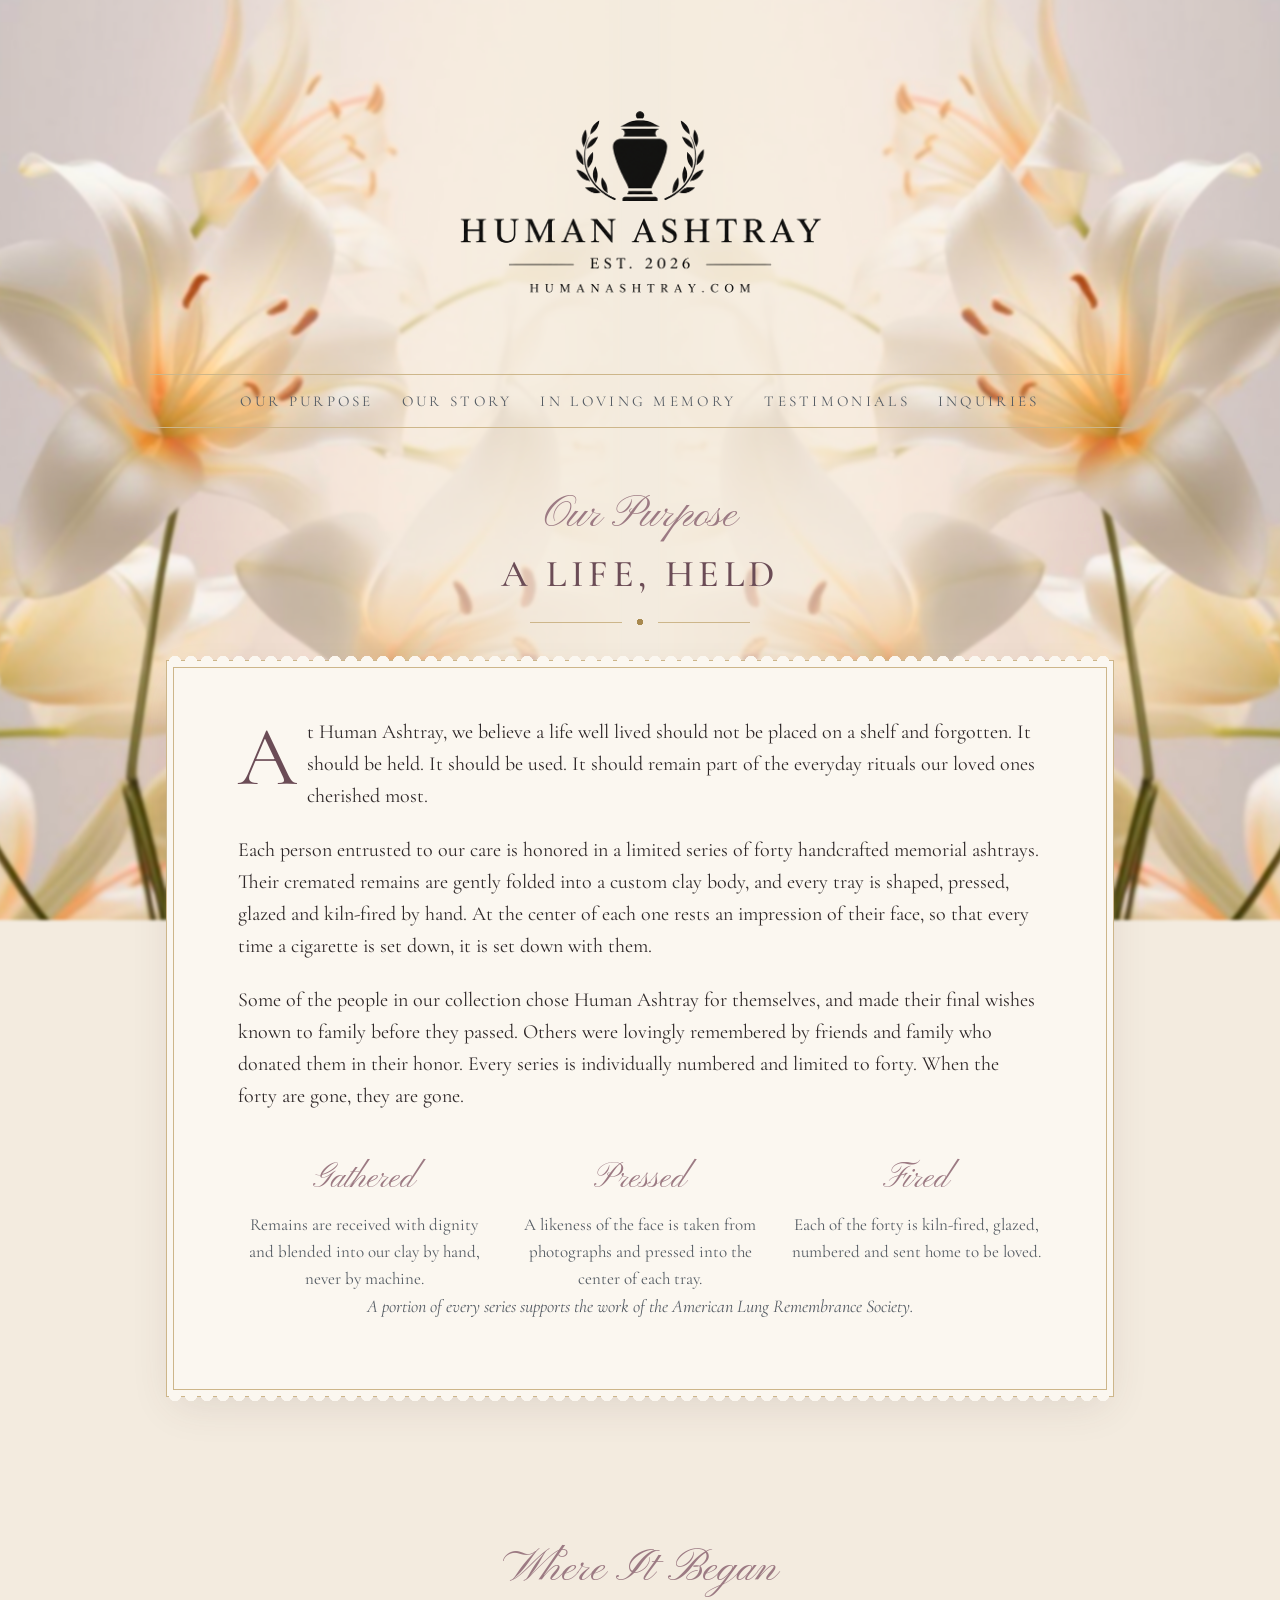
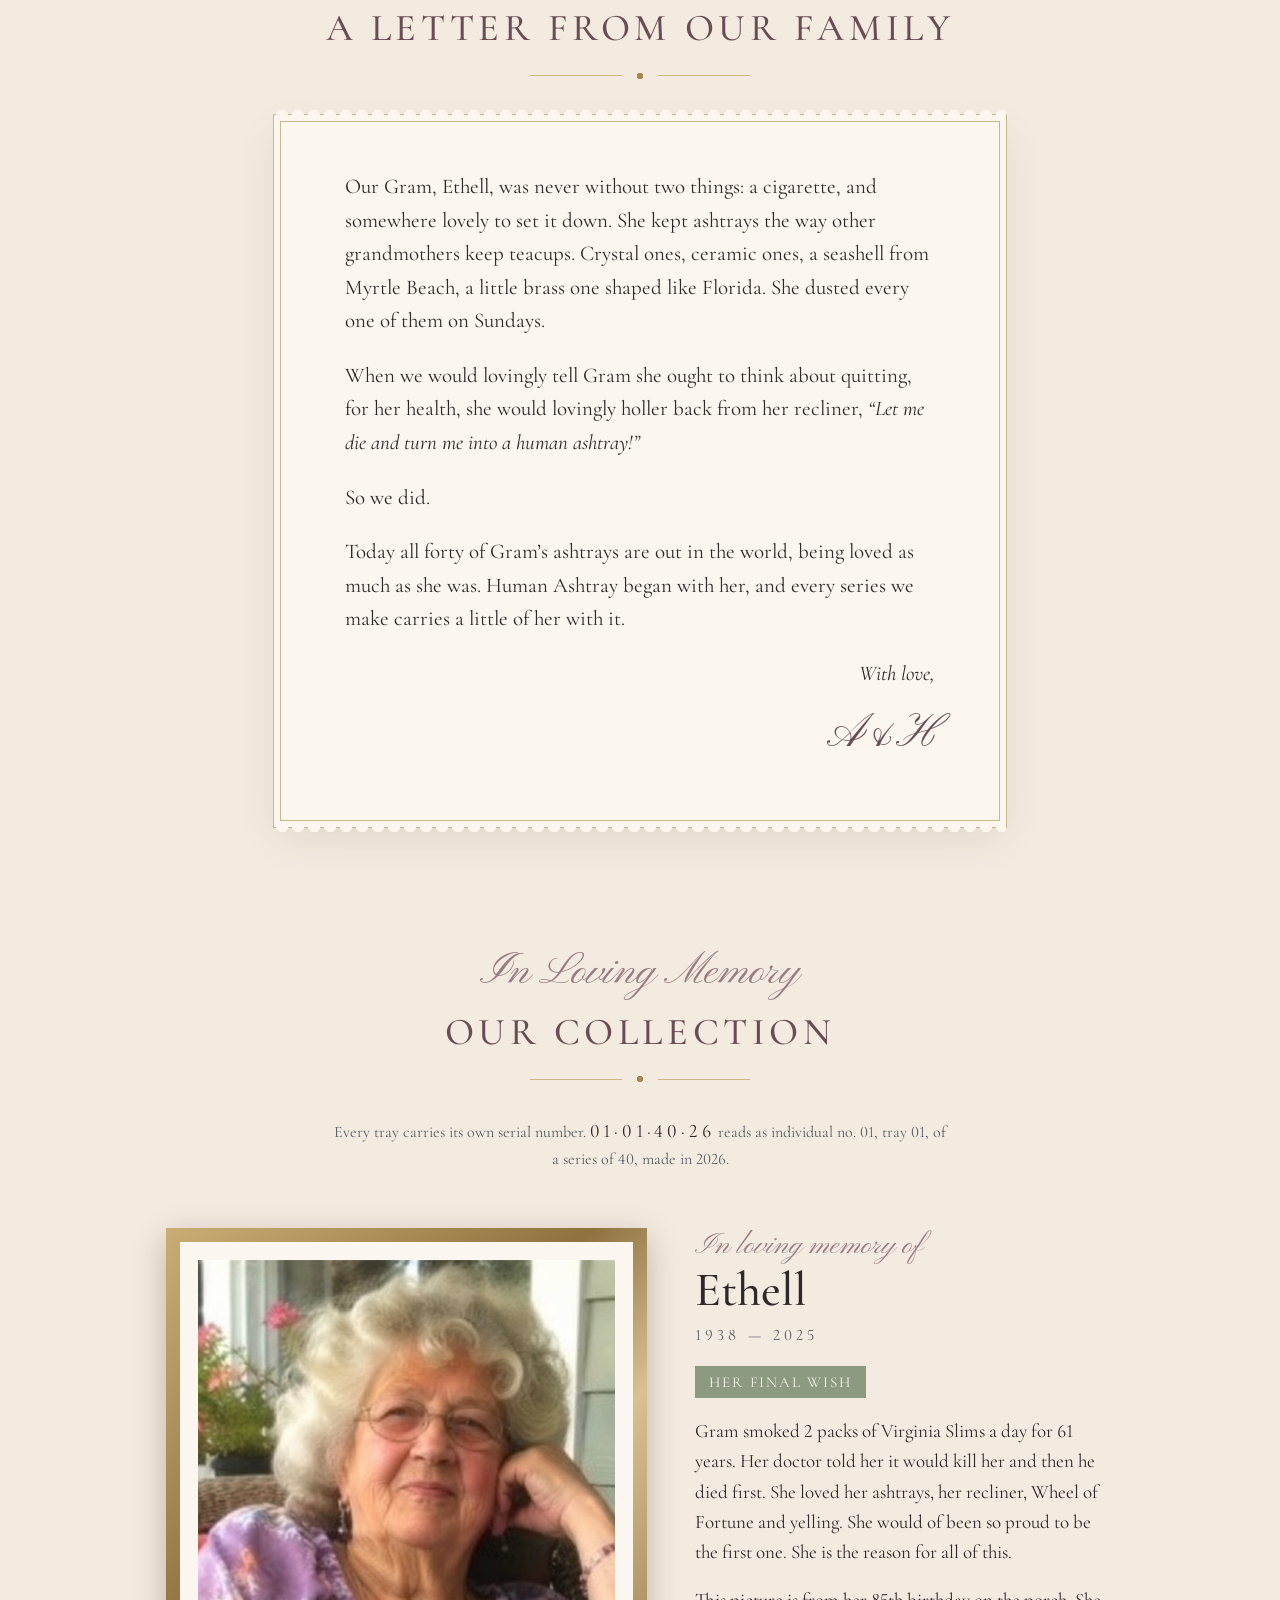
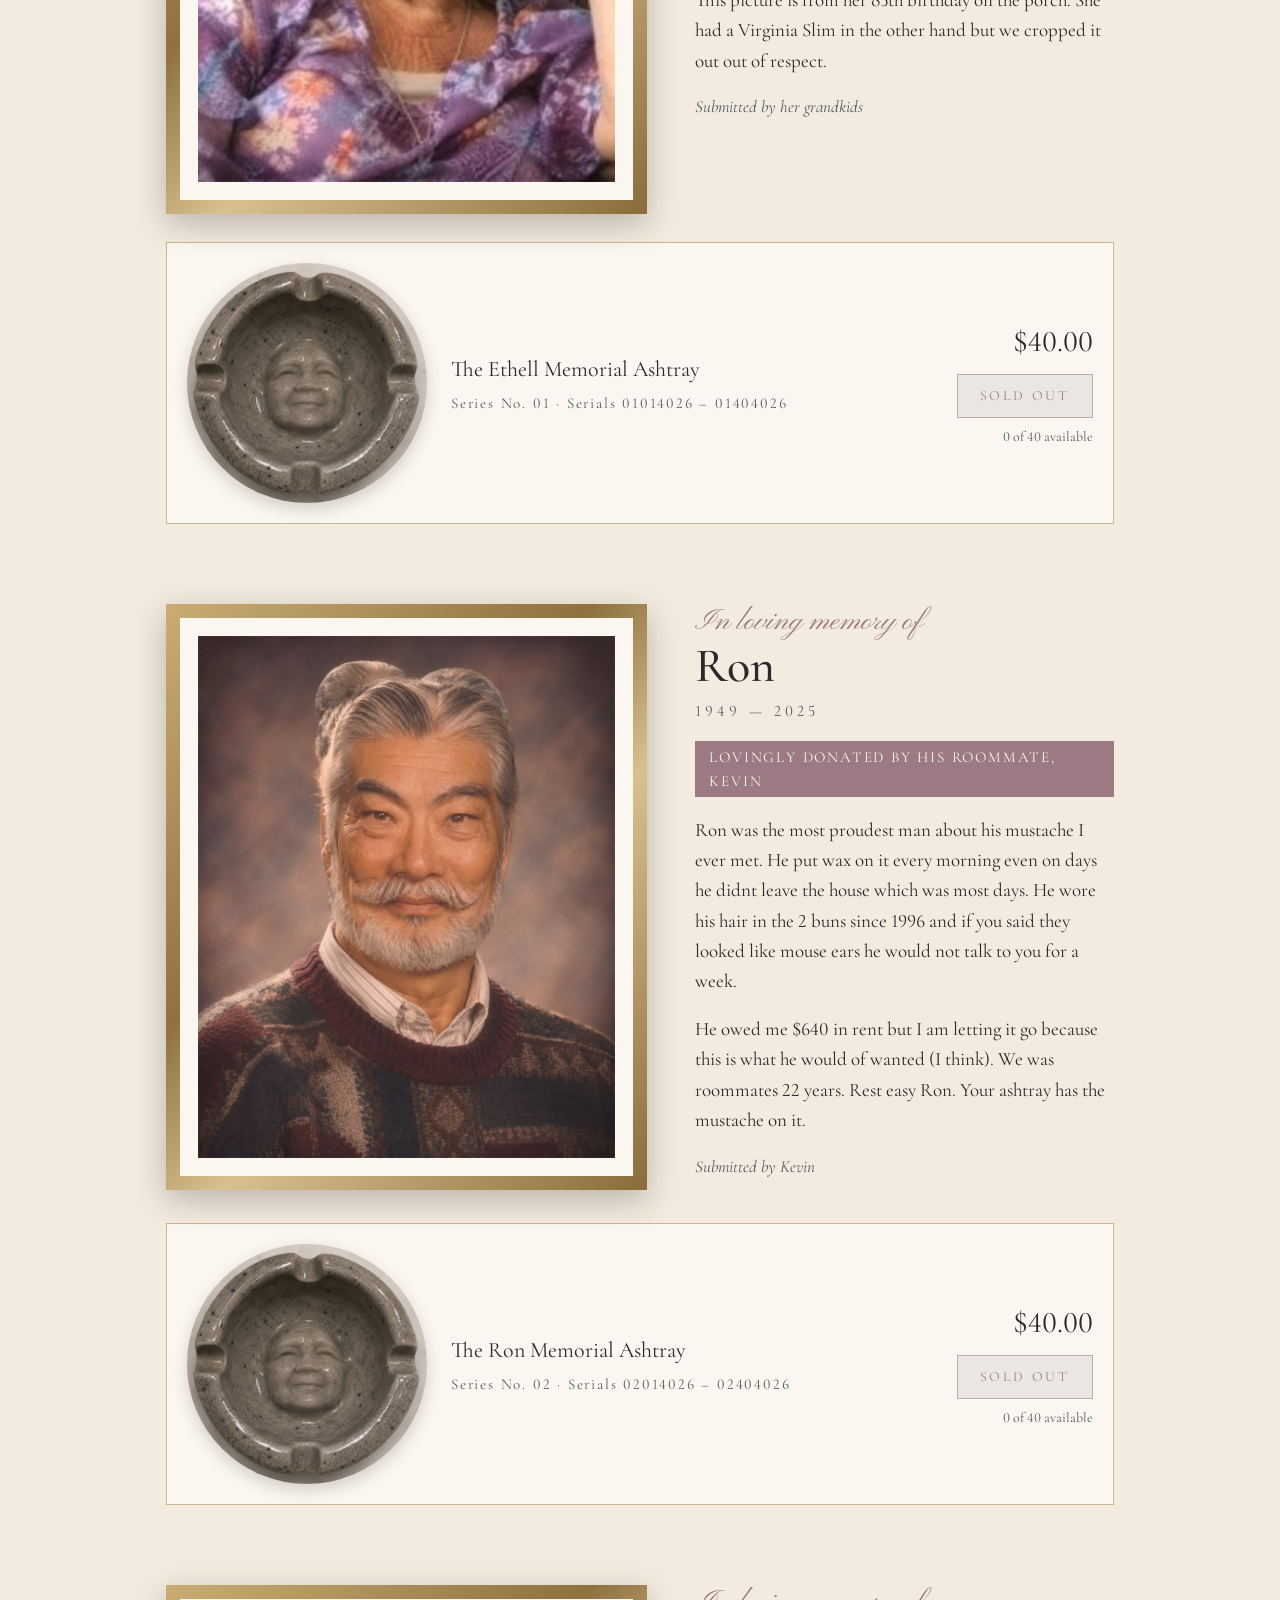
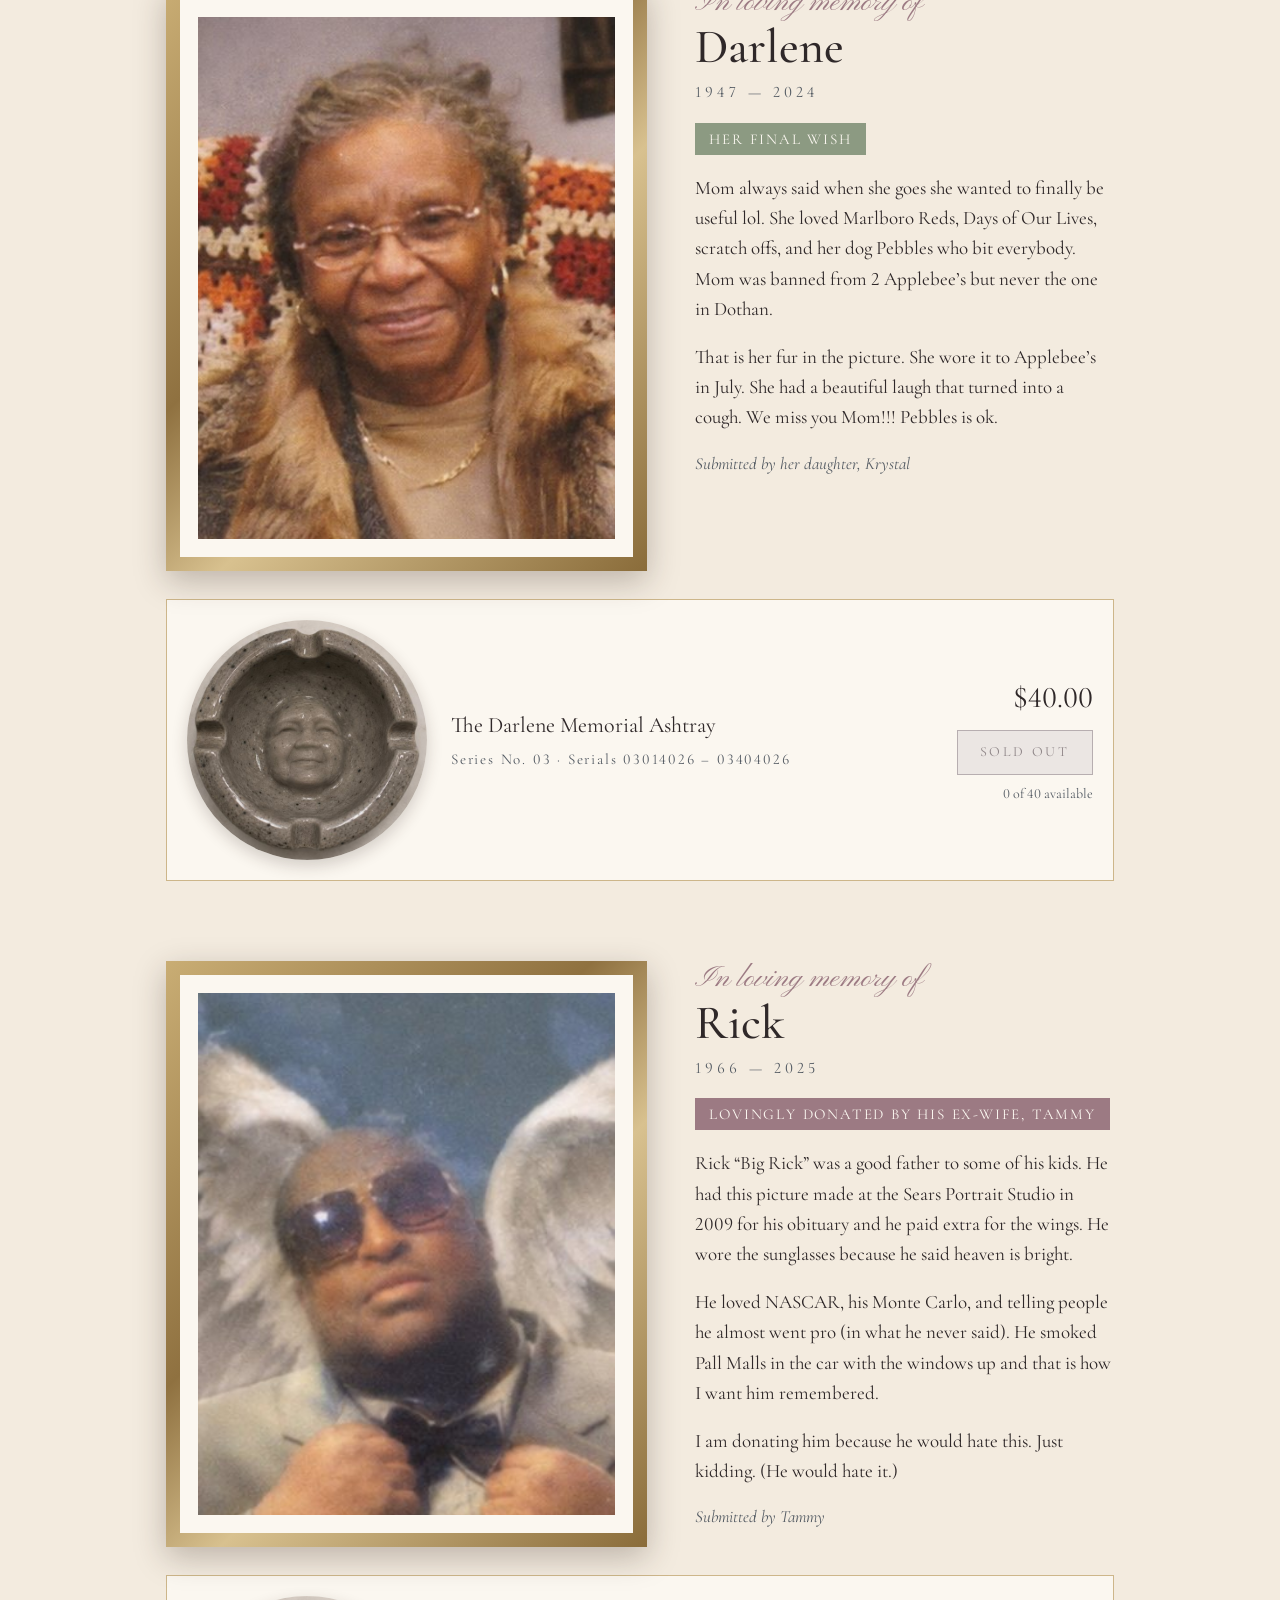
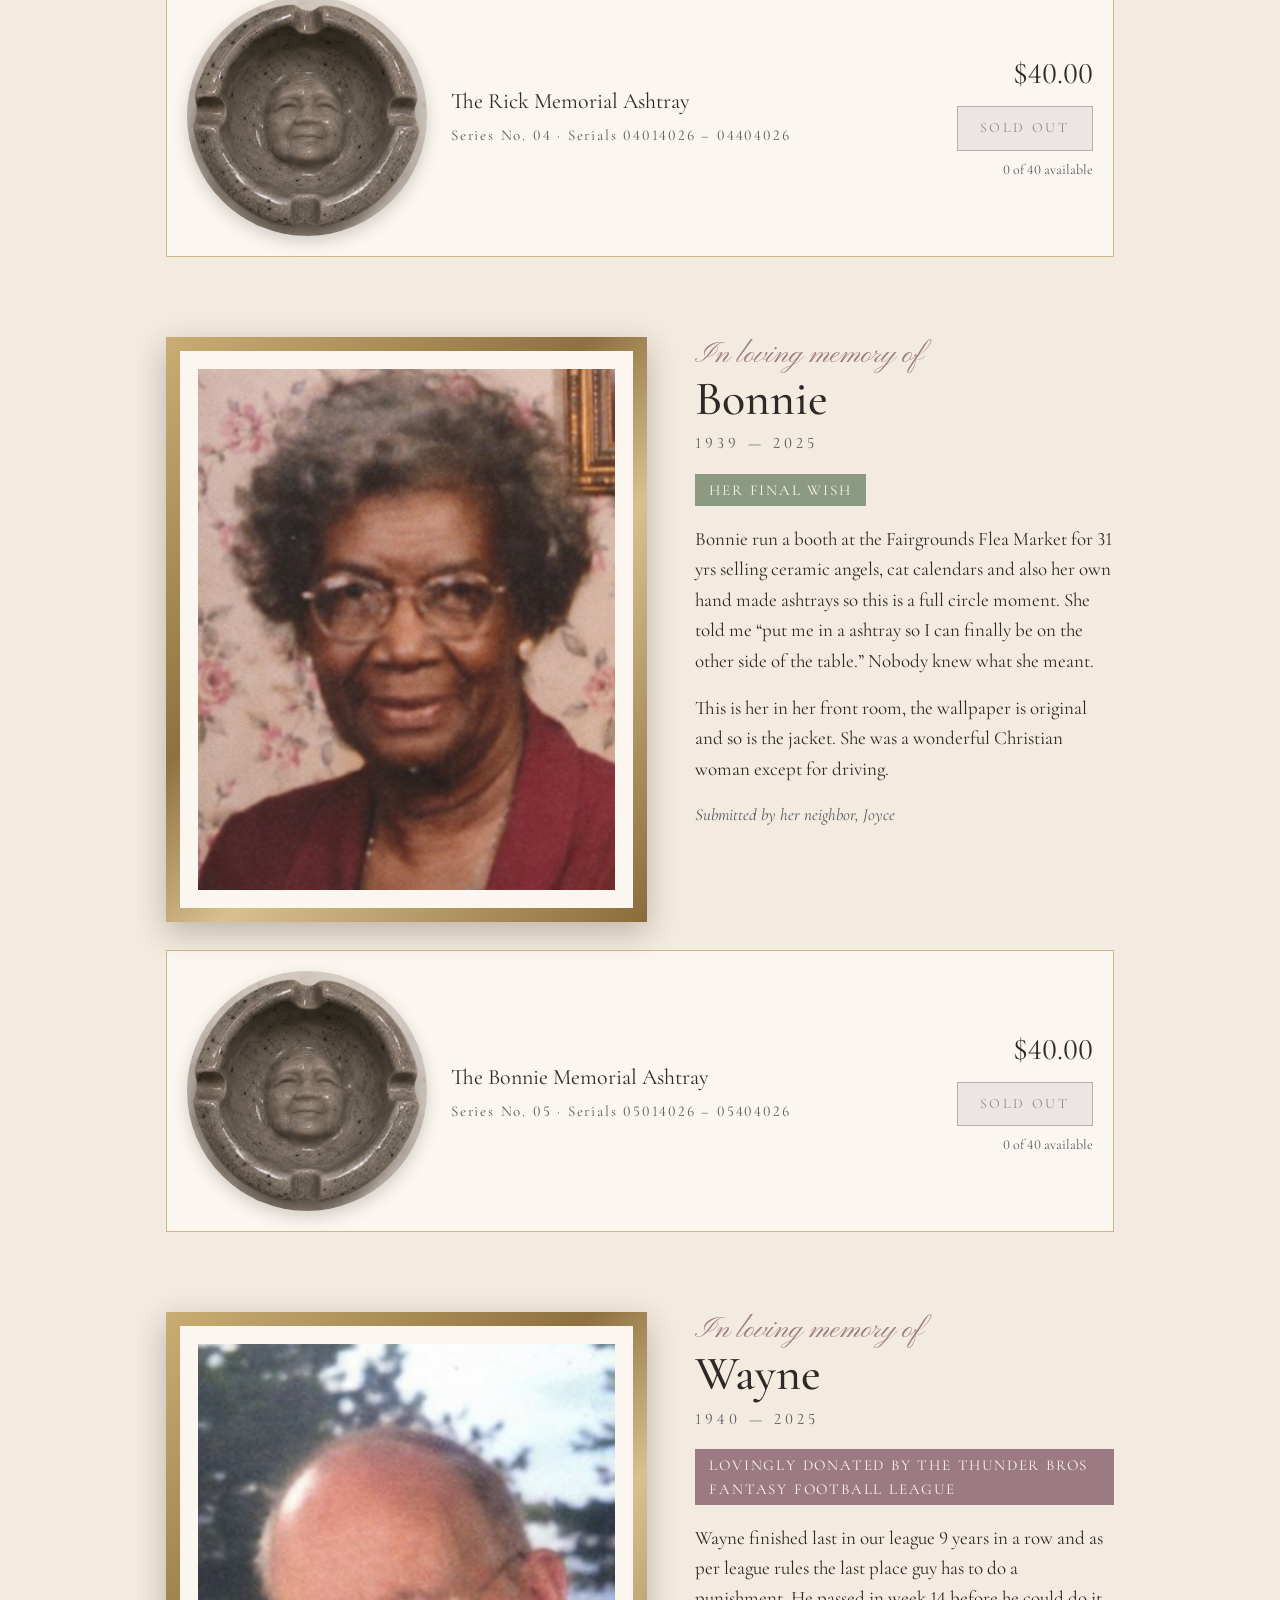
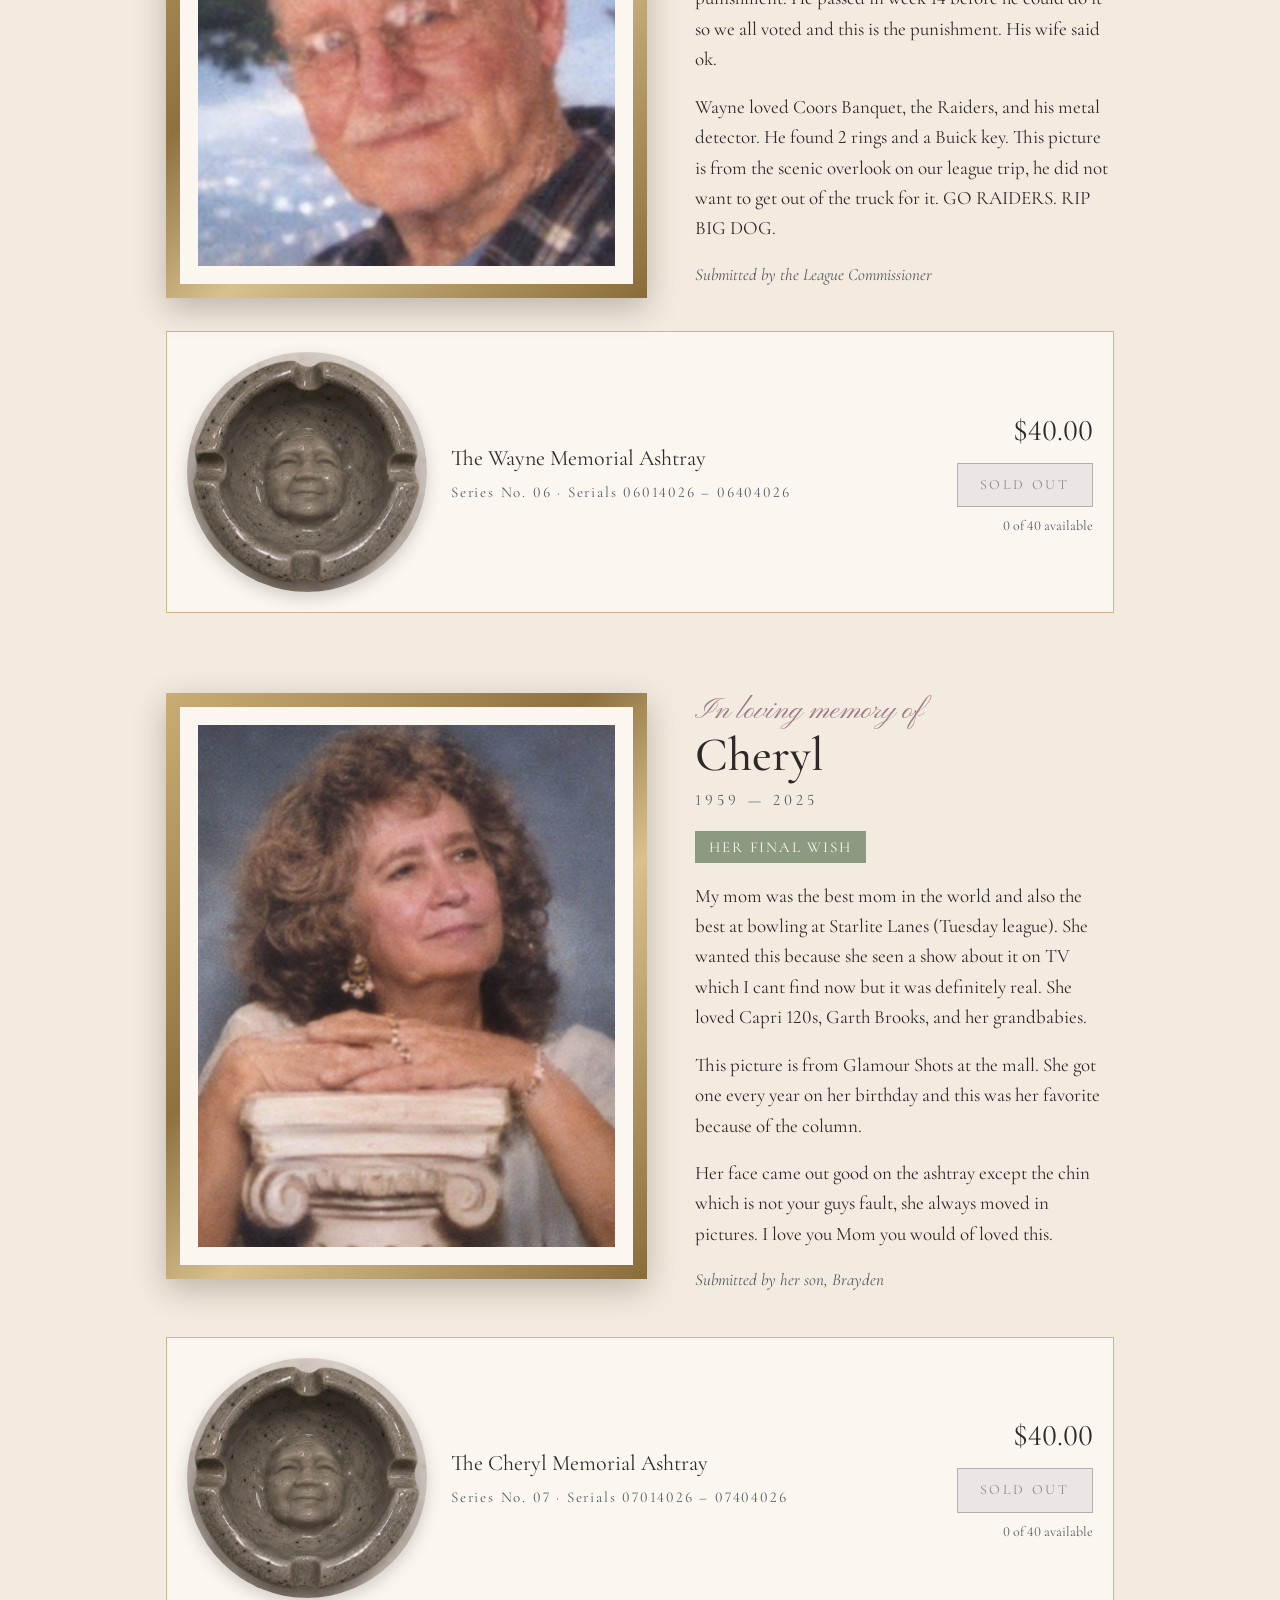
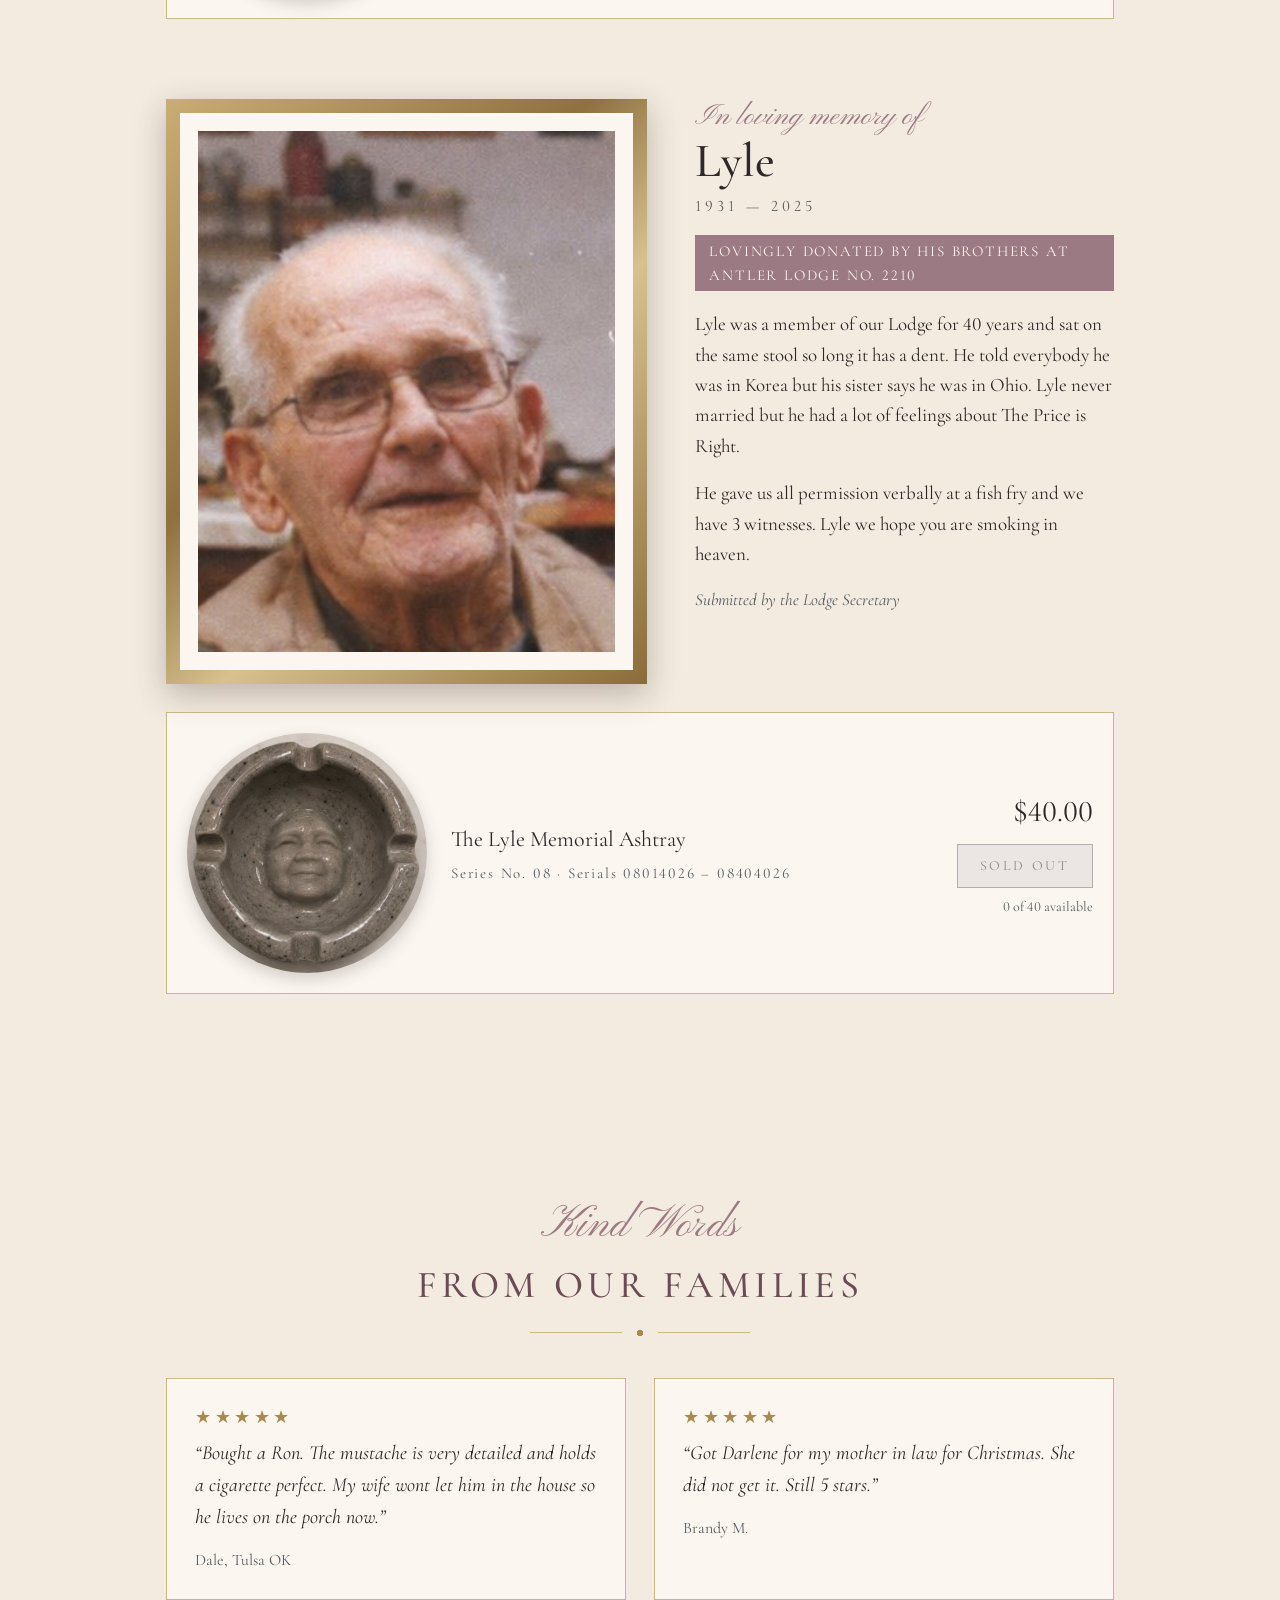
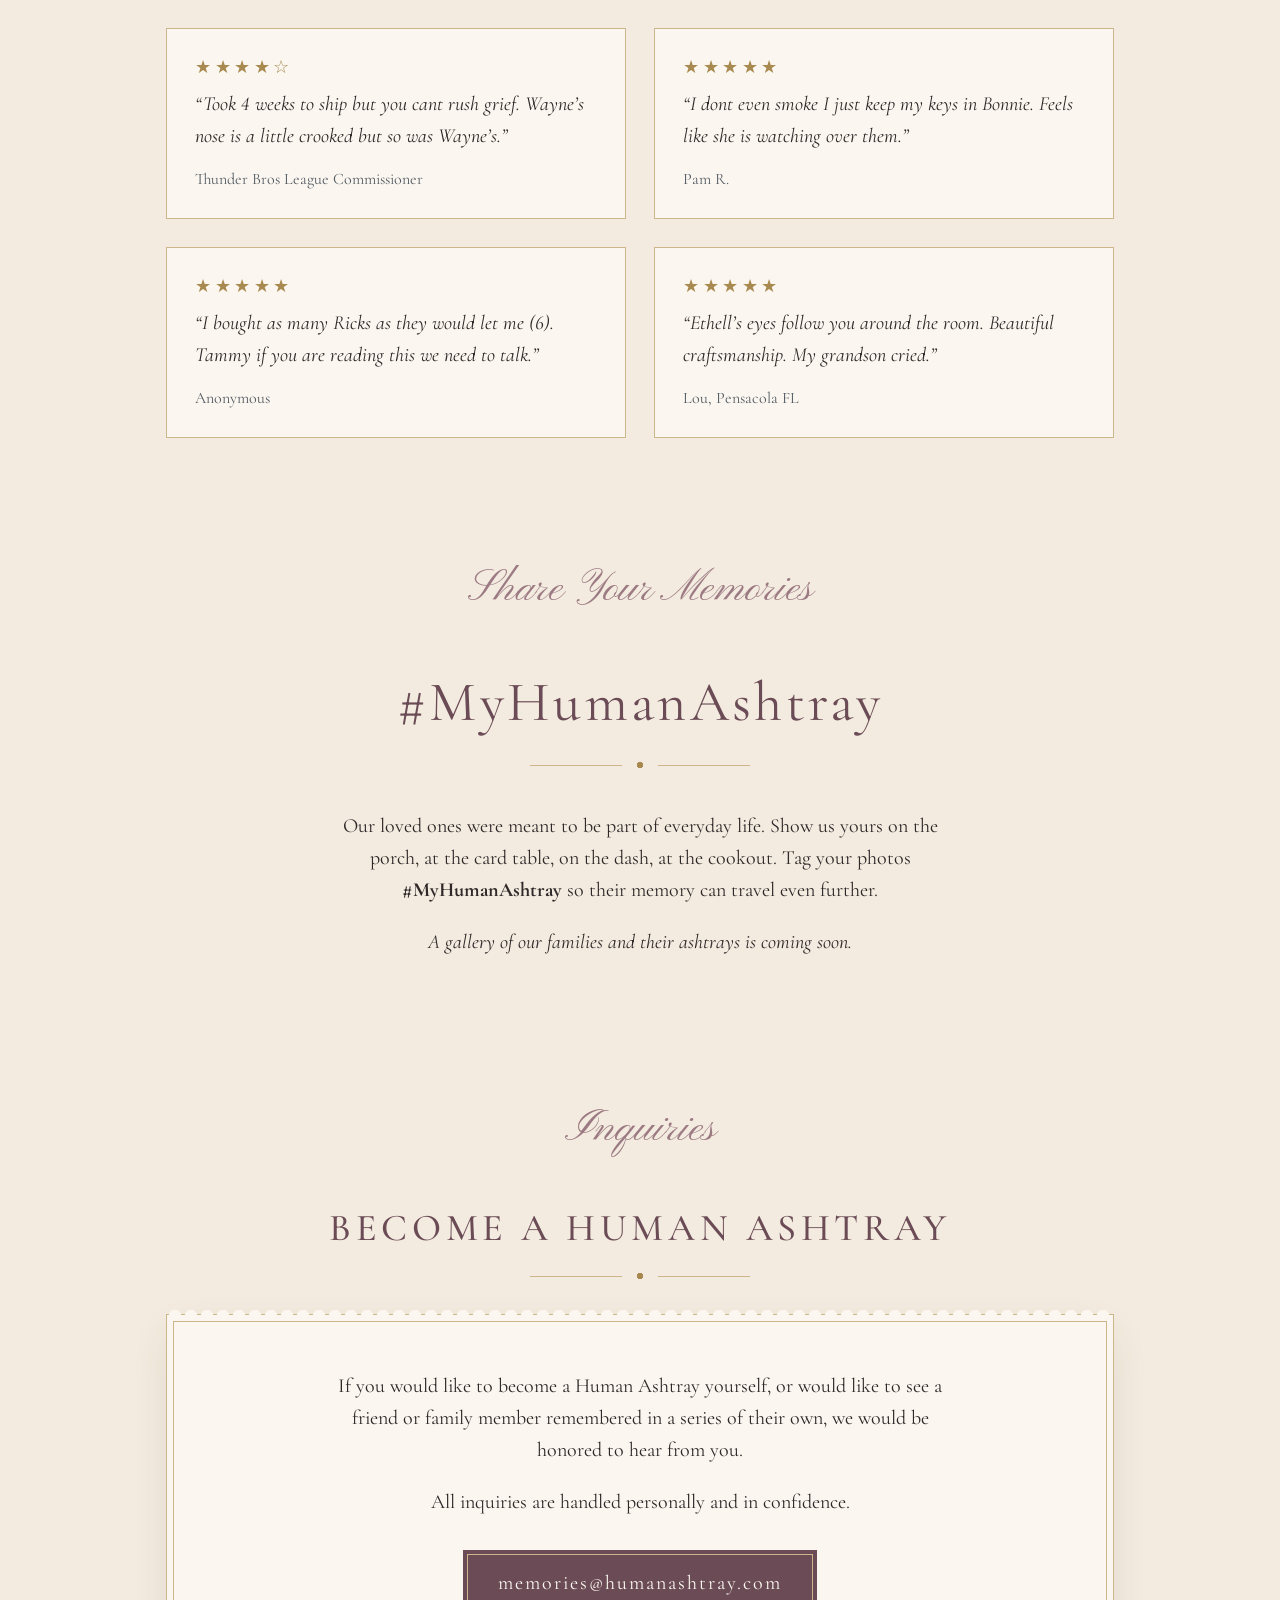
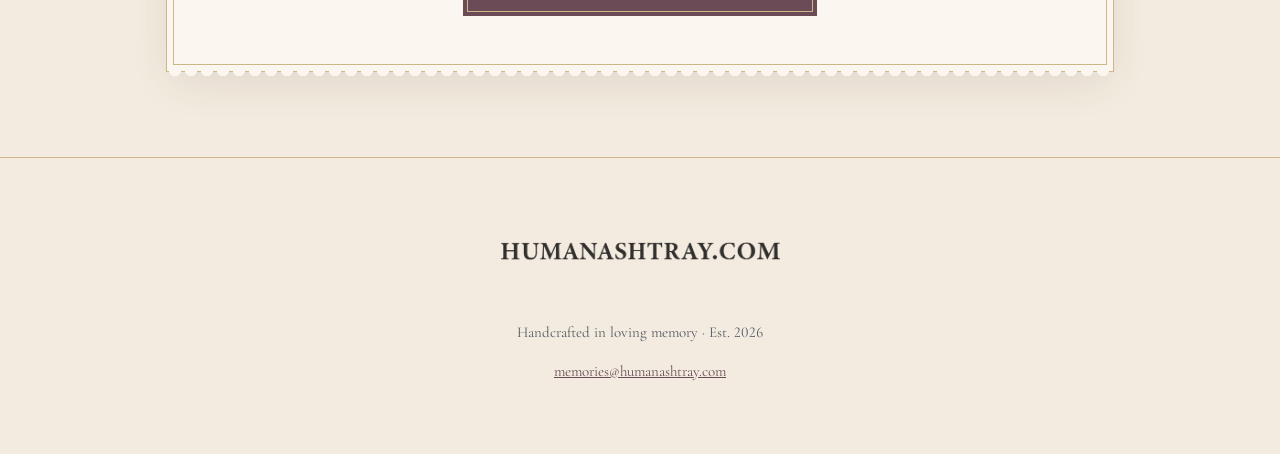
<file: index.html>
<!doctype html>
<html lang="en">
<head>
  <meta charset="utf-8">
  <meta name="viewport" content="width=device-width, initial-scale=1">
  <title>Human Ashtray · Handcrafted Memorial Ashtrays</title>
  <meta name="description" content="Each loved one lives on in a limited series of forty hand-pressed memorial ashtrays, made with their remains and an impression of their face.">
  <link rel="preconnect" href="https://fonts.googleapis.com">
  <link rel="preconnect" href="https://fonts.gstatic.com" crossorigin>
  <link href="https://fonts.googleapis.com/css2?family=Cormorant+Garamond:ital,wght@0,400;0,500;0,600;1,400&family=Pinyon+Script&display=swap" rel="stylesheet">
  <link rel="stylesheet" href="styles.css">
</head>
<body>

<header class="site-header">
  <img class="logo" src="images/logo/urn-logo.png" alt="Human Ashtray, Est. 2026">
</header>

<nav class="site-nav">
  <a href="#purpose">Our Purpose</a>
  <a href="#letter">Our Story</a>
  <a href="#gallery">In Loving Memory</a>
  <a href="#reviews">Testimonials</a>
  <a href="#contact">Inquiries</a>
</nav>

<main>

  <!-- ============ OUR PURPOSE ============ -->
  <section class="section" id="purpose">
    <p class="eyebrow">Our Purpose</p>
    <h2>A Life, Held</h2>
    <span class="flourish"></span>
    <div class="doily purpose">
      <p>At Human Ashtray, we believe a life well lived should not be placed on a shelf and forgotten. It should be held. It should be used. It should remain part of the everyday rituals our loved ones cherished most.</p>
      <p>Each person entrusted to our care is honored in a limited series of forty handcrafted memorial ashtrays. Their cremated remains are gently folded into a custom clay body, and every tray is shaped, pressed, glazed and kiln-fired by hand. At the center of each one rests an impression of their face, so that every time a cigarette is set down, it is set down with them.</p>
      <p>Some of the people in our collection chose Human Ashtray for themselves, and made their final wishes known to family before they passed. Others were lovingly remembered by friends and family who donated them in their honor. Every series is individually numbered and limited to forty. When the forty are gone, they are gone.</p>

      <div class="process">
        <div>
          <h3>Gathered</h3>
          <p>Remains are received with dignity and blended into our clay by hand, never by machine.</p>
        </div>
        <div>
          <h3>Pressed</h3>
          <p>A likeness of the face is taken from photographs and pressed into the center of each tray.</p>
        </div>
        <div>
          <h3>Fired</h3>
          <p>Each of the forty is kiln-fired, glazed, numbered and sent home to be loved.</p>
        </div>
      </div>

      <p class="charity">A portion of every series supports the work of the American Lung Remembrance Society.</p>
    </div>
  </section>

  <!-- ============ LETTER ABOUT GRAM ============ -->
  <section class="section" id="letter">
    <p class="eyebrow">Where It Began</p>
    <h2>A Letter From Our Family</h2>
    <span class="flourish"></span>
    <div class="doily letter">
      <p>Our Gram, Ethell, was never without two things: a cigarette, and somewhere lovely to set it down. She kept ashtrays the way other grandmothers keep teacups. Crystal ones, ceramic ones, a seashell from Myrtle Beach, a little brass one shaped like Florida. She dusted every one of them on Sundays.</p>
      <p>When we would lovingly tell Gram she ought to think about quitting, for her health, she would lovingly holler back from her recliner, <em>“Let me die and turn me into a human ashtray!”</em></p>
      <p>So we did.</p>
      <p>Today all forty of Gram’s ashtrays are out in the world, being loved as much as she was. Human Ashtray began with her, and every series we make carries a little of her with it.</p>
      <p class="signoff">With love,</p>
      <p class="signature">A&amp;H</p>
    </div>
  </section>

  <!-- ============ GALLERY ============ -->
  <section class="section" id="gallery">
    <p class="eyebrow">In Loving Memory</p>
    <h2>Our Collection</h2>
    <span class="flourish"></span>
    <p class="serial-key">Every tray carries its own serial number. <code>01·01·40·26</code> reads as individual no. 01, tray 01, of a series of 40, made in 2026.</p>

    <!--
      HOW TO ADD A PERSON: copy one <article class="person"> block below.
      Change the number (NN), name, dates, wish/donated line, bio, and image paths.
      Serial range is NN014026 to NN404026 (for the 2026 series).
      Provenance: class="provenance" = their own wish; class="provenance donated" = donated.
    -->

    <!-- 01 · ETHELL -->
    <article class="person" id="ethell">
      <div class="person-top">
        <div class="portrait-frame"><div class="mat">
          <img src="images/portraits/01-ethell.jpg" alt="Portrait of Ethell">
        </div></div>
        <div>
          <p class="in-memory">In loving memory of</p>
          <h3>Ethell</h3>
          <p class="dates">1938 — 2025</p>
          <span class="provenance">Her Final Wish</span>
          <div class="bio">
            <p>Gram smoked 2 packs of Virginia Slims a day for 61 years. Her doctor told her it would kill her and then he died first. She loved her ashtrays, her recliner, Wheel of Fortune and yelling. She would of been so proud to be the first one. She is the reason for all of this.</p>
            <p>This picture is from her 85th birthday on the porch. She had a Virginia Slim in the other hand but we cropped it out out of respect.</p>
            <p class="submitted">Submitted by her grandkids</p>
          </div>
        </div>
      </div>
      <div class="tray">
        <img src="images/ashtray-sample.jpg" alt="Ethell memorial ashtray">
        <div>
          <p class="tray-name">The Ethell Memorial Ashtray</p>
          <p class="serial">Series No. 01 · Serials 01014026 – 01404026</p>
        </div>
        <div class="tray-buy">
          <p class="price">$40.00</p>
          <span class="sold-out">Sold Out</span>
          <p class="availability">0 of 40 available</p>
        </div>
      </div>
    </article>

    <!-- 02 · RON -->
    <article class="person" id="ron">
      <div class="person-top">
        <div class="portrait-frame"><div class="mat">
          <img src="images/portraits/02-ron.jpg" alt="Portrait of Ron">
        </div></div>
        <div>
          <p class="in-memory">In loving memory of</p>
          <h3>Ron</h3>
          <p class="dates">1949 — 2025</p>
          <span class="provenance donated">Lovingly Donated by His Roommate, Kevin</span>
          <div class="bio">
            <p>Ron was the most proudest man about his mustache I ever met. He put wax on it every morning even on days he didnt leave the house which was most days. He wore his hair in the 2 buns since 1996 and if you said they looked like mouse ears he would not talk to you for a week.</p>
            <p>He owed me $640 in rent but I am letting it go because this is what he would of wanted (I think). We was roommates 22 years. Rest easy Ron. Your ashtray has the mustache on it.</p>
            <p class="submitted">Submitted by Kevin</p>
          </div>
        </div>
      </div>
      <div class="tray">
        <img src="images/ashtray-sample.jpg" alt="Ron memorial ashtray">
        <div>
          <p class="tray-name">The Ron Memorial Ashtray</p>
          <p class="serial">Series No. 02 · Serials 02014026 – 02404026</p>
        </div>
        <div class="tray-buy">
          <p class="price">$40.00</p>
          <span class="sold-out">Sold Out</span>
          <p class="availability">0 of 40 available</p>
        </div>
      </div>
    </article>

    <!-- 03 · DARLENE -->
    <article class="person" id="darlene">
      <div class="person-top">
        <div class="portrait-frame"><div class="mat">
          <img src="images/portraits/03-darlene.jpg" alt="Portrait of Darlene">
        </div></div>
        <div>
          <p class="in-memory">In loving memory of</p>
          <h3>Darlene</h3>
          <p class="dates">1947 — 2024</p>
          <span class="provenance">Her Final Wish</span>
          <div class="bio">
            <p>Mom always said when she goes she wanted to finally be useful lol. She loved Marlboro Reds, Days of Our Lives, scratch offs, and her dog Pebbles who bit everybody. Mom was banned from 2 Applebee’s but never the one in Dothan.</p>
            <p>That is her fur in the picture. She wore it to Applebee’s in July. She had a beautiful laugh that turned into a cough. We miss you Mom!!! Pebbles is ok.</p>
            <p class="submitted">Submitted by her daughter, Krystal</p>
          </div>
        </div>
      </div>
      <div class="tray">
        <img src="images/ashtray-sample.jpg" alt="Darlene memorial ashtray">
        <div>
          <p class="tray-name">The Darlene Memorial Ashtray</p>
          <p class="serial">Series No. 03 · Serials 03014026 – 03404026</p>
        </div>
        <div class="tray-buy">
          <p class="price">$40.00</p>
          <span class="sold-out">Sold Out</span>
          <p class="availability">0 of 40 available</p>
        </div>
      </div>
    </article>

    <!-- 04 · RICK -->
    <article class="person" id="rick">
      <div class="person-top">
        <div class="portrait-frame"><div class="mat">
          <img src="images/portraits/04-rick.jpg" alt="Portrait of Rick">
        </div></div>
        <div>
          <p class="in-memory">In loving memory of</p>
          <h3>Rick</h3>
          <p class="dates">1966 — 2025</p>
          <span class="provenance donated">Lovingly Donated by His Ex-Wife, Tammy</span>
          <div class="bio">
            <p>Rick “Big Rick” was a good father to some of his kids. He had this picture made at the Sears Portrait Studio in 2009 for his obituary and he paid extra for the wings. He wore the sunglasses because he said heaven is bright.</p>
            <p>He loved NASCAR, his Monte Carlo, and telling people he almost went pro (in what he never said). He smoked Pall Malls in the car with the windows up and that is how I want him remembered.</p>
            <p>I am donating him because he would hate this. Just kidding. (He would hate it.)</p>
            <p class="submitted">Submitted by Tammy</p>
          </div>
        </div>
      </div>
      <div class="tray">
        <img src="images/ashtray-sample.jpg" alt="Rick memorial ashtray">
        <div>
          <p class="tray-name">The Rick Memorial Ashtray</p>
          <p class="serial">Series No. 04 · Serials 04014026 – 04404026</p>
        </div>
        <div class="tray-buy">
          <p class="price">$40.00</p>
          <span class="sold-out">Sold Out</span>
          <p class="availability">0 of 40 available</p>
        </div>
      </div>
    </article>

    <!-- 05 · BONNIE -->
    <article class="person" id="bonnie">
      <div class="person-top">
        <div class="portrait-frame"><div class="mat">
          <img src="images/portraits/05-bonnie.jpg" alt="Portrait of Bonnie">
        </div></div>
        <div>
          <p class="in-memory">In loving memory of</p>
          <h3>Bonnie</h3>
          <p class="dates">1939 — 2025</p>
          <span class="provenance">Her Final Wish</span>
          <div class="bio">
            <p>Bonnie run a booth at the Fairgrounds Flea Market for 31 yrs selling ceramic angels, cat calendars and also her own hand made ashtrays so this is a full circle moment. She told me “put me in a ashtray so I can finally be on the other side of the table.” Nobody knew what she meant.</p>
            <p>This is her in her front room, the wallpaper is original and so is the jacket. She was a wonderful Christian woman except for driving.</p>
            <p class="submitted">Submitted by her neighbor, Joyce</p>
          </div>
        </div>
      </div>
      <div class="tray">
        <img src="images/ashtray-sample.jpg" alt="Bonnie memorial ashtray">
        <div>
          <p class="tray-name">The Bonnie Memorial Ashtray</p>
          <p class="serial">Series No. 05 · Serials 05014026 – 05404026</p>
        </div>
        <div class="tray-buy">
          <p class="price">$40.00</p>
          <span class="sold-out">Sold Out</span>
          <p class="availability">0 of 40 available</p>
        </div>
      </div>
    </article>

    <!-- 06 · WAYNE -->
    <article class="person" id="wayne">
      <div class="person-top">
        <div class="portrait-frame"><div class="mat">
          <img src="images/portraits/06-wayne.jpg" alt="Portrait of Wayne">
        </div></div>
        <div>
          <p class="in-memory">In loving memory of</p>
          <h3>Wayne</h3>
          <p class="dates">1940 — 2025</p>
          <span class="provenance donated">Lovingly Donated by the Thunder Bros Fantasy Football League</span>
          <div class="bio">
            <p>Wayne finished last in our league 9 years in a row and as per league rules the last place guy has to do a punishment. He passed in week 14 before he could do it so we all voted and this is the punishment. His wife said ok.</p>
            <p>Wayne loved Coors Banquet, the Raiders, and his metal detector. He found 2 rings and a Buick key. This picture is from the scenic overlook on our league trip, he did not want to get out of the truck for it. GO RAIDERS. RIP BIG DOG.</p>
            <p class="submitted">Submitted by the League Commissioner</p>
          </div>
        </div>
      </div>
      <div class="tray">
        <img src="images/ashtray-sample.jpg" alt="Wayne memorial ashtray">
        <div>
          <p class="tray-name">The Wayne Memorial Ashtray</p>
          <p class="serial">Series No. 06 · Serials 06014026 – 06404026</p>
        </div>
        <div class="tray-buy">
          <p class="price">$40.00</p>
          <span class="sold-out">Sold Out</span>
          <p class="availability">0 of 40 available</p>
        </div>
      </div>
    </article>

    <!-- 07 · CHERYL -->
    <article class="person" id="cheryl">
      <div class="person-top">
        <div class="portrait-frame"><div class="mat">
          <img src="images/portraits/07-cheryl.jpg" alt="Portrait of Cheryl">
        </div></div>
        <div>
          <p class="in-memory">In loving memory of</p>
          <h3>Cheryl</h3>
          <p class="dates">1959 — 2025</p>
          <span class="provenance">Her Final Wish</span>
          <div class="bio">
            <p>My mom was the best mom in the world and also the best at bowling at Starlite Lanes (Tuesday league). She wanted this because she seen a show about it on TV which I cant find now but it was definitely real. She loved Capri 120s, Garth Brooks, and her grandbabies.</p>
            <p>This picture is from Glamour Shots at the mall. She got one every year on her birthday and this was her favorite because of the column.</p>
            <p>Her face came out good on the ashtray except the chin which is not your guys fault, she always moved in pictures. I love you Mom you would of loved this.</p>
            <p class="submitted">Submitted by her son, Brayden</p>
          </div>
        </div>
      </div>
      <div class="tray">
        <img src="images/ashtray-sample.jpg" alt="Cheryl memorial ashtray">
        <div>
          <p class="tray-name">The Cheryl Memorial Ashtray</p>
          <p class="serial">Series No. 07 · Serials 07014026 – 07404026</p>
        </div>
        <div class="tray-buy">
          <p class="price">$40.00</p>
          <span class="sold-out">Sold Out</span>
          <p class="availability">0 of 40 available</p>
        </div>
      </div>
    </article>

    <!-- 08 · LYLE -->
    <article class="person" id="lyle">
      <div class="person-top">
        <div class="portrait-frame"><div class="mat">
          <img src="images/portraits/08-lyle.jpg" alt="Portrait of Lyle">
        </div></div>
        <div>
          <p class="in-memory">In loving memory of</p>
          <h3>Lyle</h3>
          <p class="dates">1931 — 2025</p>
          <span class="provenance donated">Lovingly Donated by His Brothers at Antler Lodge No. 2210</span>
          <div class="bio">
            <p>Lyle was a member of our Lodge for 40 years and sat on the same stool so long it has a dent. He told everybody he was in Korea but his sister says he was in Ohio. Lyle never married but he had a lot of feelings about The Price is Right.</p>
            <p>He gave us all permission verbally at a fish fry and we have 3 witnesses. Lyle we hope you are smoking in heaven.</p>
            <p class="submitted">Submitted by the Lodge Secretary</p>
          </div>
        </div>
      </div>
      <div class="tray">
        <img src="images/ashtray-sample.jpg" alt="Lyle memorial ashtray">
        <div>
          <p class="tray-name">The Lyle Memorial Ashtray</p>
          <p class="serial">Series No. 08 · Serials 08014026 – 08404026</p>
        </div>
        <div class="tray-buy">
          <p class="price">$40.00</p>
          <span class="sold-out">Sold Out</span>
          <p class="availability">0 of 40 available</p>
        </div>
      </div>
    </article>
  </section>

  <!-- ============ REVIEWS ============ -->
  <section class="section" id="reviews">
    <p class="eyebrow">Kind Words</p>
    <h2>From Our Families</h2>
    <span class="flourish"></span>
    <div class="reviews">
      <blockquote class="review">
        <div class="stars">★★★★★</div>
        <p>“Bought a Ron. The mustache is very detailed and holds a cigarette perfect. My wife wont let him in the house so he lives on the porch now.”</p>
        <cite>Dale, Tulsa OK</cite>
      </blockquote>
      <blockquote class="review">
        <div class="stars">★★★★★</div>
        <p>“Got Darlene for my mother in law for Christmas. She did not get it. Still 5 stars.”</p>
        <cite>Brandy M.</cite>
      </blockquote>
      <blockquote class="review">
        <div class="stars">★★★★☆</div>
        <p>“Took 4 weeks to ship but you cant rush grief. Wayne’s nose is a little crooked but so was Wayne’s.”</p>
        <cite>Thunder Bros League Commissioner</cite>
      </blockquote>
      <blockquote class="review">
        <div class="stars">★★★★★</div>
        <p>“I dont even smoke I just keep my keys in Bonnie. Feels like she is watching over them.”</p>
        <cite>Pam R.</cite>
      </blockquote>
      <blockquote class="review">
        <div class="stars">★★★★★</div>
        <p>“I bought as many Ricks as they would let me (6). Tammy if you are reading this we need to talk.”</p>
        <cite>Anonymous</cite>
      </blockquote>
      <blockquote class="review">
        <div class="stars">★★★★★</div>
        <p>“Ethell’s eyes follow you around the room. Beautiful craftsmanship. My grandson cried.”</p>
        <cite>Lou, Pensacola FL</cite>
      </blockquote>
    </div>
  </section>

  <!-- ============ HASHTAG ============ -->
  <section class="section hashtag" id="share">
    <p class="eyebrow">Share Your Memories</p>
    <p class="tag">#MyHumanAshtray</p>
    <span class="flourish"></span>
    <p>Our loved ones were meant to be part of everyday life. Show us yours on the porch, at the card table, on the dash, at the cookout. Tag your photos <strong>#MyHumanAshtray</strong> so their memory can travel even further.</p>
    <p><em>A gallery of our families and their ashtrays is coming soon.</em></p>
  </section>

  <!-- ============ CONTACT ============ -->
  <section class="section contact" id="contact">
    <p class="eyebrow">Inquiries</p>
    <h2>Become a Human Ashtray</h2>
    <span class="flourish"></span>
    <div class="doily">
      <p>If you would like to become a Human Ashtray yourself, or would like to see a friend or family member remembered in a series of their own, we would be honored to hear from you.</p>
      <p>All inquiries are handled personally and in confidence.</p>
      <a class="email-button" href="memories.html">memories@humanashtray.com</a>
    </div>
  </section>

</main>

<footer class="site-footer">
  <img class="wordmark" src="images/logo/wordmark.png" alt="HUMANASHTRAY.COM">
  <p>Handcrafted in loving memory · Est. 2026</p>
  <p><a href="memories.html">memories@humanashtray.com</a></p>
</footer>

</body>
</html>
</file>
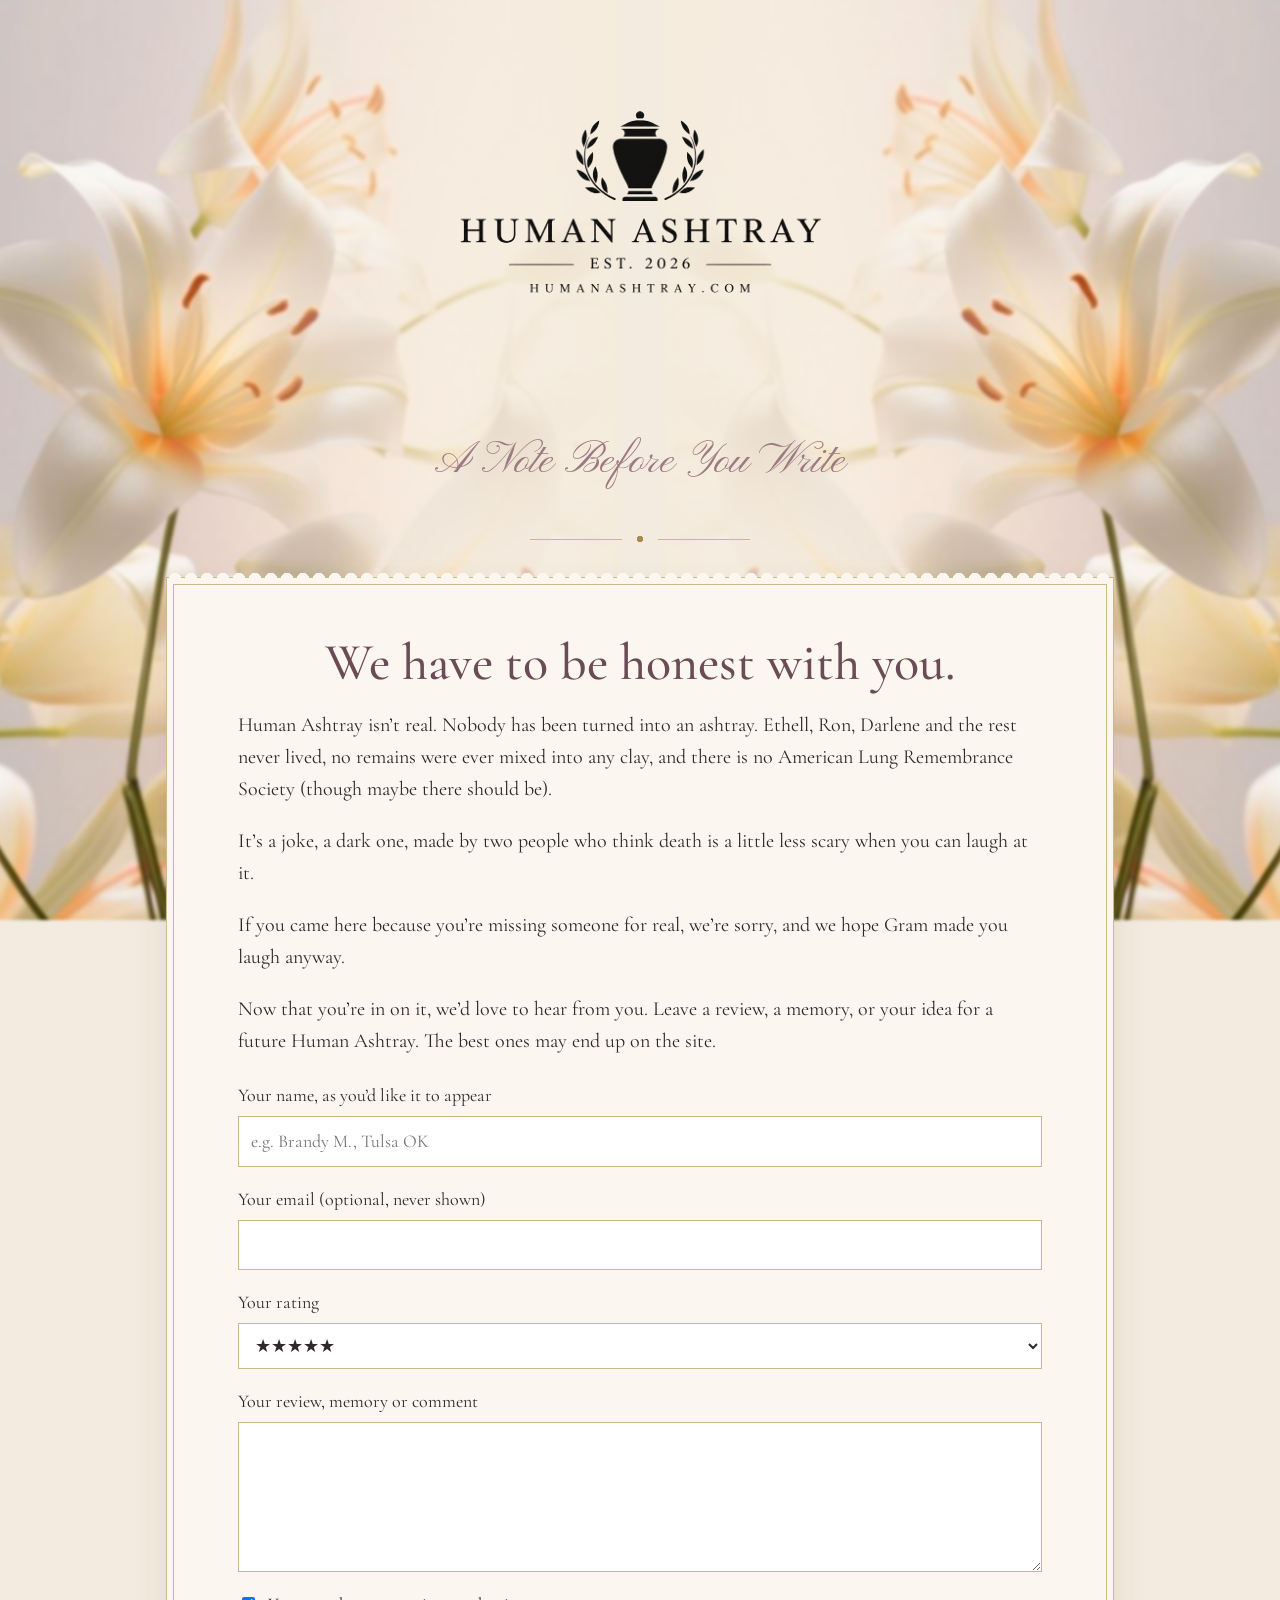
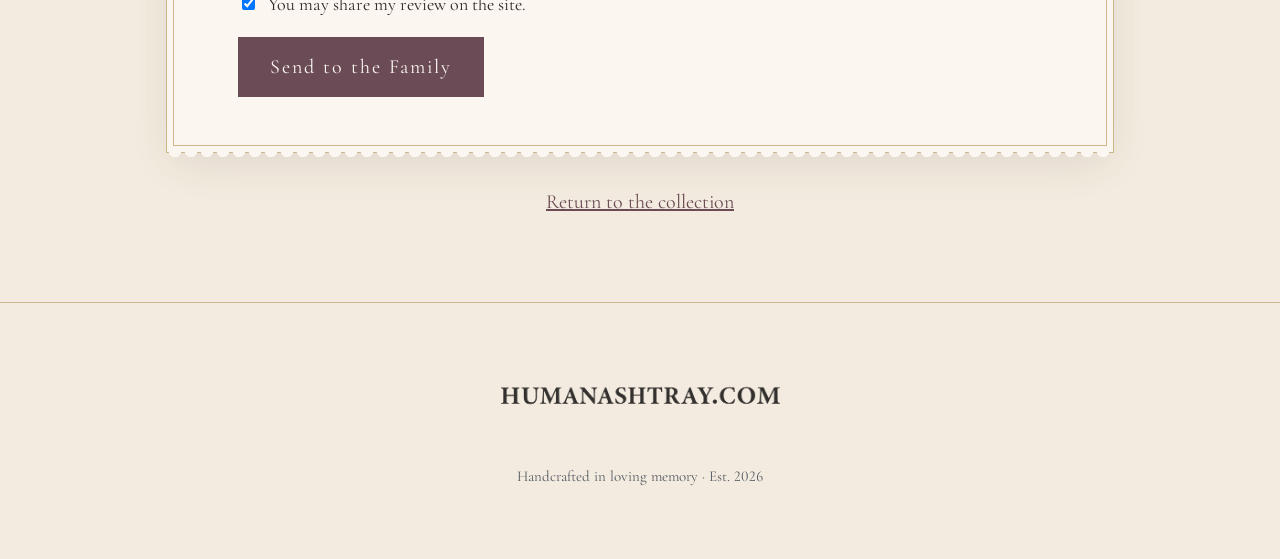
<file: memories.html>
<!doctype html>
<html lang="en">
<head>
  <meta charset="utf-8">
  <meta name="viewport" content="width=device-width, initial-scale=1">
  <title>Human Ashtray · A Note Before You Write</title>
  <link rel="preconnect" href="https://fonts.googleapis.com">
  <link rel="preconnect" href="https://fonts.gstatic.com" crossorigin>
  <link href="https://fonts.googleapis.com/css2?family=Cormorant+Garamond:ital,wght@0,400;0,500;0,600;1,400&family=Pinyon+Script&display=swap" rel="stylesheet">
  <link rel="stylesheet" href="styles.css">
</head>
<body>

<header class="site-header">
  <a href="index.html"><img class="logo" src="images/logo/urn-logo.png" alt="Human Ashtray, Est. 2026"></a>
</header>

<main>
  <section class="section reveal">
    <p class="eyebrow">A Note Before You Write</p>
    <span class="flourish"></span>
    <div class="doily">
      <h1>We have to be honest with you.</h1>
      <p>Human Ashtray isn’t real. Nobody has been turned into an ashtray. Ethell, Ron, Darlene and the rest never lived, no remains were ever mixed into any clay, and there is no American Lung Remembrance Society (though maybe there should be).</p>
      <p>It’s a joke, a dark one, made by two people who think death is a little less scary when you can laugh at it.</p>
      <p>If you came here because you’re missing someone for real, we’re sorry, and we hope Gram made you laugh anyway.</p>
      <p>Now that you’re in on it, we’d love to hear from you. Leave a review, a memory, or your idea for a future Human Ashtray. The best ones may end up on the site.</p>

      <!--
        Submissions are delivered by FormSubmit (formsubmit.co) to tryuslater@gmail.com.
        The very first submission triggers a one-time "activate this form" email to that inbox.
        After activating, FormSubmit offers a random alias address; swap it into the action
        below so the real email address isn't visible in the page source.
      -->
      <form class="review-form" action="https://formsubmit.co/tryuslater@gmail.com" method="POST">
        <input type="hidden" name="_subject" value="New Human Ashtray review">
        <input type="hidden" name="_template" value="table">
        <input type="text" name="_honey" style="display:none" tabindex="-1" autocomplete="off">

        <label>Your name, as you’d like it to appear
          <input type="text" name="name" placeholder="e.g. Brandy M., Tulsa OK" required>
        </label>

        <label>Your email (optional, never shown)
          <input type="email" name="email">
        </label>

        <label>Your rating
          <select name="rating">
            <option>★★★★★</option>
            <option>★★★★☆</option>
            <option>★★★☆☆</option>
            <option>★★☆☆☆</option>
            <option>★☆☆☆☆</option>
          </select>
        </label>

        <label>Your review, memory or comment
          <textarea name="review" required></textarea>
        </label>

        <label class="check">
          <input type="checkbox" name="may_post" value="yes" checked>
          <span>You may share my review on the site.</span>
        </label>

        <button type="submit">Send to the Family</button>
      </form>
    </div>
    <p style="text-align:center; margin-top:40px;"><a href="index.html">Return to the collection</a></p>
  </section>
</main>

<footer class="site-footer">
  <img class="wordmark" src="images/logo/wordmark.png" alt="HUMANASHTRAY.COM">
  <p>Handcrafted in loving memory · Est. 2026</p>
</footer>

</body>
</html>
</file>
<file: styles.css>
/* Human Ashtray — funeral-home-meets-grandma's-sitting-room */

:root {
  --cream: #f3ebdf;
  --ivory: #fbf7f0;
  --mauve: #9c7a83;
  --mauve-deep: #6b4c56;
  --rose: #d9bcc0;
  --sage: #8c9a82;
  --slate: #545b63;
  --ink: #2f2829;
  --gold: #a8894f;
  --gold-light: #cdb68a;
  --serif: "Cormorant Garamond", "Garamond", Georgia, serif;
  --script: "Pinyon Script", "Snell Roundhand", cursive;
}

* { box-sizing: border-box; }

html { scroll-behavior: smooth; overflow-x: clip; } /* the blurred wallpaper bleeds past the edges; never let that cause sideways scrolling */

body {
  margin: 0;
  background: var(--cream);
  color: var(--ink);
  font-family: var(--serif);
  font-size: 20px;
  line-height: 1.6;
  font-variant-numeric: lining-nums; /* even, readable digits for dates and serials */
  position: relative;
}

/* sympathy lilies: soft-focus photo on the right edge, its mirror image on the left,
   both fading into cream toward the middle so the text stays readable */
body::before,
body::after {
  content: "";
  position: fixed;
  top: -20px;
  bottom: -20px;
  width: 50%;
  background:
    linear-gradient(to left,
      rgba(243, 235, 223, 0) 0%,
      rgba(243, 235, 223, 0.05) 35%,
      rgba(243, 235, 223, 0.65) 75%,
      var(--cream) 100%),
    url("images/lilies.jpg") right center / cover no-repeat;
  filter: blur(1.5px) saturate(1.15);
  pointer-events: none;
  z-index: -1; /* behind everything, without creating layers that stop the logo blending */
}
body::before { right: -20px; }
body::after { left: -20px; transform: scaleX(-1); }

img { max-width: 100%; display: block; }

a { color: var(--mauve-deep); }

/* ---------- header ---------- */

.site-header {
  text-align: center;
  padding: 36px 16px 8px;
}

.site-header .logo {
  width: min(440px, 88vw);
  margin: 0 auto;
  mix-blend-mode: multiply; /* melts the logo's white background into the cream */
  filter: brightness(1.05); /* pushes its almost-white background to pure white so no box shows */
}

.site-nav {
  display: flex;
  flex-wrap: wrap;
  justify-content: center;
  gap: 6px 28px;
  padding: 14px 16px;
  margin: 0 auto;
  max-width: 980px;
  border-top: 1px solid var(--gold-light);
  border-bottom: 1px solid var(--gold-light);
  font-size: 15px;
  letter-spacing: 0.22em;
  text-transform: uppercase;
}

.site-nav a { color: var(--slate); text-decoration: none; }
.site-nav a:hover { color: var(--mauve-deep); }

/* ---------- shared section styling ---------- */

.section {
  max-width: 980px;
  margin: 0 auto;
  padding: 64px 16px;
}

.eyebrow {
  font-family: var(--script);
  font-size: 44px;
  color: var(--mauve);
  text-align: center;
  margin: 0;
  line-height: 1.1;
}

h2 {
  font-weight: 500;
  font-size: 38px;
  letter-spacing: 0.12em;
  text-transform: uppercase;
  text-align: center;
  color: var(--mauve-deep);
  margin: 4px 0 8px;
}

.flourish {
  display: block;
  margin: 0 auto 36px;
  width: 220px;
  height: 18px;
  background:
    radial-gradient(circle, var(--gold) 3px, transparent 3.5px) center / 18px 18px no-repeat,
    linear-gradient(var(--gold-light), var(--gold-light)) left center / 42% 1px no-repeat,
    linear-gradient(var(--gold-light), var(--gold-light)) right center / 42% 1px no-repeat;
}

/* the doily: an ivory card with a scalloped lace edge */
.doily {
  background: var(--ivory);
  border: 1px solid var(--gold-light);
  outline: 6px solid var(--ivory);
  box-shadow:
    0 0 0 7px var(--gold-light),
    0 14px 40px rgba(80, 55, 60, 0.12);
  padding: 48px clamp(20px, 5vw, 64px);
  position: relative;
  margin: 28px 7px;
}

.doily::before,
.doily::after {
  content: "";
  position: absolute;
  left: -7px;
  right: -7px;
  height: 14px;
  background: radial-gradient(circle at 50% 0, var(--ivory) 6px, transparent 6.5px) 0 0 / 16px 14px repeat-x;
}
.doily::before { top: -20px; transform: scaleY(-1); }
.doily::after { bottom: -20px; }

/* ---------- purpose ---------- */

.purpose p { margin: 0 0 1.1em; }
.purpose > p:first-of-type::first-letter {
  float: left;
  font-size: 4.2em;
  line-height: 0.85;
  padding: 6px 10px 0 0;
  color: var(--mauve-deep);
}

.process {
  display: grid;
  grid-template-columns: repeat(3, 1fr);
  gap: 24px;
  margin-top: 40px;
  text-align: center;
}

.process h3 {
  font-family: var(--script);
  font-weight: 400;
  font-size: 34px;
  color: var(--mauve);
  margin: 0;
}

.process p { font-size: 17px; margin: 4px 0 0; color: var(--slate); }

.charity {
  text-align: center;
  font-style: italic;
  color: var(--slate);
  margin-top: 40px;
  font-size: 18px;
}

/* ---------- letter ---------- */

.letter {
  max-width: 720px;
  margin: 0 auto;
  font-size: 21px;
}
.letter p { margin: 0 0 1em; }
.letter .signature {
  font-family: var(--script);
  font-size: 46px;
  color: var(--mauve-deep);
  text-align: right;
  margin: 8px 0 0;
}
.letter .signoff { text-align: right; margin-bottom: 0; font-style: italic; }

/* ---------- gallery ---------- */

.person {
  margin: 0 auto 80px;
}

.person-top {
  display: grid;
  grid-template-columns: 1.15fr 1fr;
  gap: clamp(24px, 4vw, 48px);
  align-items: start;
}

.portrait-frame {
  padding: 14px;
  background: linear-gradient(135deg, #c9ad74, #8f7140 40%, #d8c18f 60%, #8a6c3a);
  box-shadow: 0 10px 30px rgba(50, 35, 30, 0.28);
}
.portrait-frame .mat {
  background: var(--ivory);
  padding: 18px;
}
.portrait-frame img {
  width: 100%;
  aspect-ratio: 4 / 5;
  object-fit: cover;
  object-position: 50% 25%; /* keep faces in frame when a tall photo gets trimmed */
}

.in-memory {
  font-family: var(--script);
  font-size: 30px;
  color: var(--mauve);
  margin: 0;
  line-height: 1.2;
}

.person h3 {
  font-size: 48px;
  font-weight: 500;
  margin: 0;
  line-height: 1.1;
  color: var(--ink);
}

.dates {
  letter-spacing: 0.25em;
  color: var(--slate);
  font-size: 16px;
  margin: 6px 0 16px;
}

.provenance {
  display: inline-block;
  font-size: 15px;
  letter-spacing: 0.12em;
  text-transform: uppercase;
  color: var(--ivory);
  background: var(--sage);
  padding: 4px 14px;
  margin-bottom: 18px;
}
.provenance.donated { background: var(--mauve); }

.bio { font-size: 19px; }
.bio p { margin: 0 0 0.9em; }
.bio .submitted { font-style: italic; color: var(--slate); font-size: 17px; }

/* the ashtray listing under each person */
.tray {
  display: grid;
  grid-template-columns: 240px 1fr auto;
  gap: 24px;
  align-items: center;
  margin-top: 28px;
  padding: 20px;
  background: var(--ivory);
  border: 1px solid var(--gold-light);
}
.tray img {
  width: 240px;
  aspect-ratio: 1;
  object-fit: cover;
  border-radius: 50%;
  box-shadow: 0 6px 16px rgba(50, 35, 30, 0.2);
}
.tray-name { font-size: 22px; margin: 0; }
.serial {
  font-size: 15px;
  letter-spacing: 0.12em;
  color: var(--slate);
  margin: 4px 0 0;
}
.tray-buy { text-align: right; }
.price { font-size: 30px; margin: 0; color: var(--ink); }
.sold-out {
  display: inline-block;
  margin-top: 8px;
  padding: 10px 22px;
  border: 1px solid #b7aeb0;
  color: #8f8688;
  background: #ebe6e3;
  letter-spacing: 0.2em;
  text-transform: uppercase;
  font-size: 14px;
  cursor: not-allowed;
}
.availability { font-size: 14px; color: var(--slate); margin: 8px 0 0; }

.serial-key {
  text-align: center;
  font-size: 16px;
  color: var(--slate);
  margin: -8px auto 56px;
  max-width: 620px;
}
.serial-key code {
  font-family: var(--serif);
  letter-spacing: 0.2em;
  font-size: 19px;
  color: var(--ink);
}

/* ---------- reviews ---------- */

.reviews {
  display: grid;
  grid-template-columns: repeat(2, 1fr);
  gap: 28px;
}
.review {
  background: var(--ivory);
  border: 1px solid var(--gold-light);
  padding: 24px 28px;
  margin: 0;
}
.stars { color: var(--gold); letter-spacing: 0.2em; font-size: 18px; }
.review p { margin: 6px 0 10px; font-style: italic; }
.review cite { font-style: normal; font-size: 16px; color: var(--slate); }

/* ---------- hashtag ---------- */

.hashtag {
  text-align: center;
}
.hashtag .tag {
  font-size: clamp(34px, 7vw, 56px);
  letter-spacing: 0.06em;
  color: var(--mauve-deep);
  margin: 8px auto;
  max-width: none;
}
.hashtag p { max-width: 620px; margin: 0 auto 1em; }

/* ---------- contact ---------- */

.contact { text-align: center; }
.contact p { max-width: 640px; margin: 0 auto 1em; }
.email-button {
  display: inline-block;
  margin-top: 12px;
  padding: 16px 34px;
  background: var(--mauve-deep);
  color: var(--ivory);
  text-decoration: none;
  letter-spacing: 0.1em;
  font-size: 20px;
  border: 1px solid var(--mauve-deep);
  box-shadow: inset 0 0 0 3px var(--mauve-deep), inset 0 0 0 4px var(--gold-light);
}
.email-button:hover { background: var(--mauve); }

/* ---------- footer ---------- */

.site-footer {
  text-align: center;
  padding: 40px 16px 56px;
  border-top: 1px solid var(--gold-light);
  font-size: 15px;
  color: var(--slate);
}
.site-footer .wordmark {
  width: min(320px, 80vw);
  margin: 0 auto 10px;
  mix-blend-mode: multiply;
  filter: brightness(1.05);
  opacity: 0.8;
}

/* ---------- reveal page ---------- */

.reveal h1 {
  font-weight: 500;
  font-size: clamp(36px, 6vw, 52px);
  text-align: center;
  color: var(--mauve-deep);
  margin: 0 0 16px;
  line-height: 1.15;
}
.reveal p { margin: 0 0 1em; }

form.review-form {
  display: grid;
  gap: 18px;
  margin-top: 24px;
}
.review-form label { display: grid; gap: 6px; font-size: 18px; }
.review-form input,
.review-form textarea,
.review-form select {
  font: inherit;
  font-size: 18px;
  padding: 10px 12px;
  border: 1px solid var(--gold-light);
  background: #fff;
  color: var(--ink);
}
.review-form textarea { min-height: 150px; resize: vertical; }
.review-form .check { display: flex; gap: 10px; align-items: flex-start; }
.review-form .check input { margin-top: 7px; }
.review-form button {
  font: inherit;
  justify-self: start;
  padding: 14px 32px;
  background: var(--mauve-deep);
  color: var(--ivory);
  border: none;
  letter-spacing: 0.1em;
  cursor: pointer;
}
.review-form button:hover { background: var(--mauve); }

/* ---------- phones ---------- */

@media (max-width: 760px) {
  body { font-size: 18px; }
  .person-top { grid-template-columns: 1fr; }
  .process { grid-template-columns: 1fr; }
  .reviews { grid-template-columns: 1fr; }
  .tray { grid-template-columns: 110px 1fr; }
  .tray img { width: 110px; }
  .tray-buy { grid-column: 1 / -1; text-align: left; }
  .person h3 { font-size: 40px; }
  h2 { font-size: 30px; }
}
</file>
